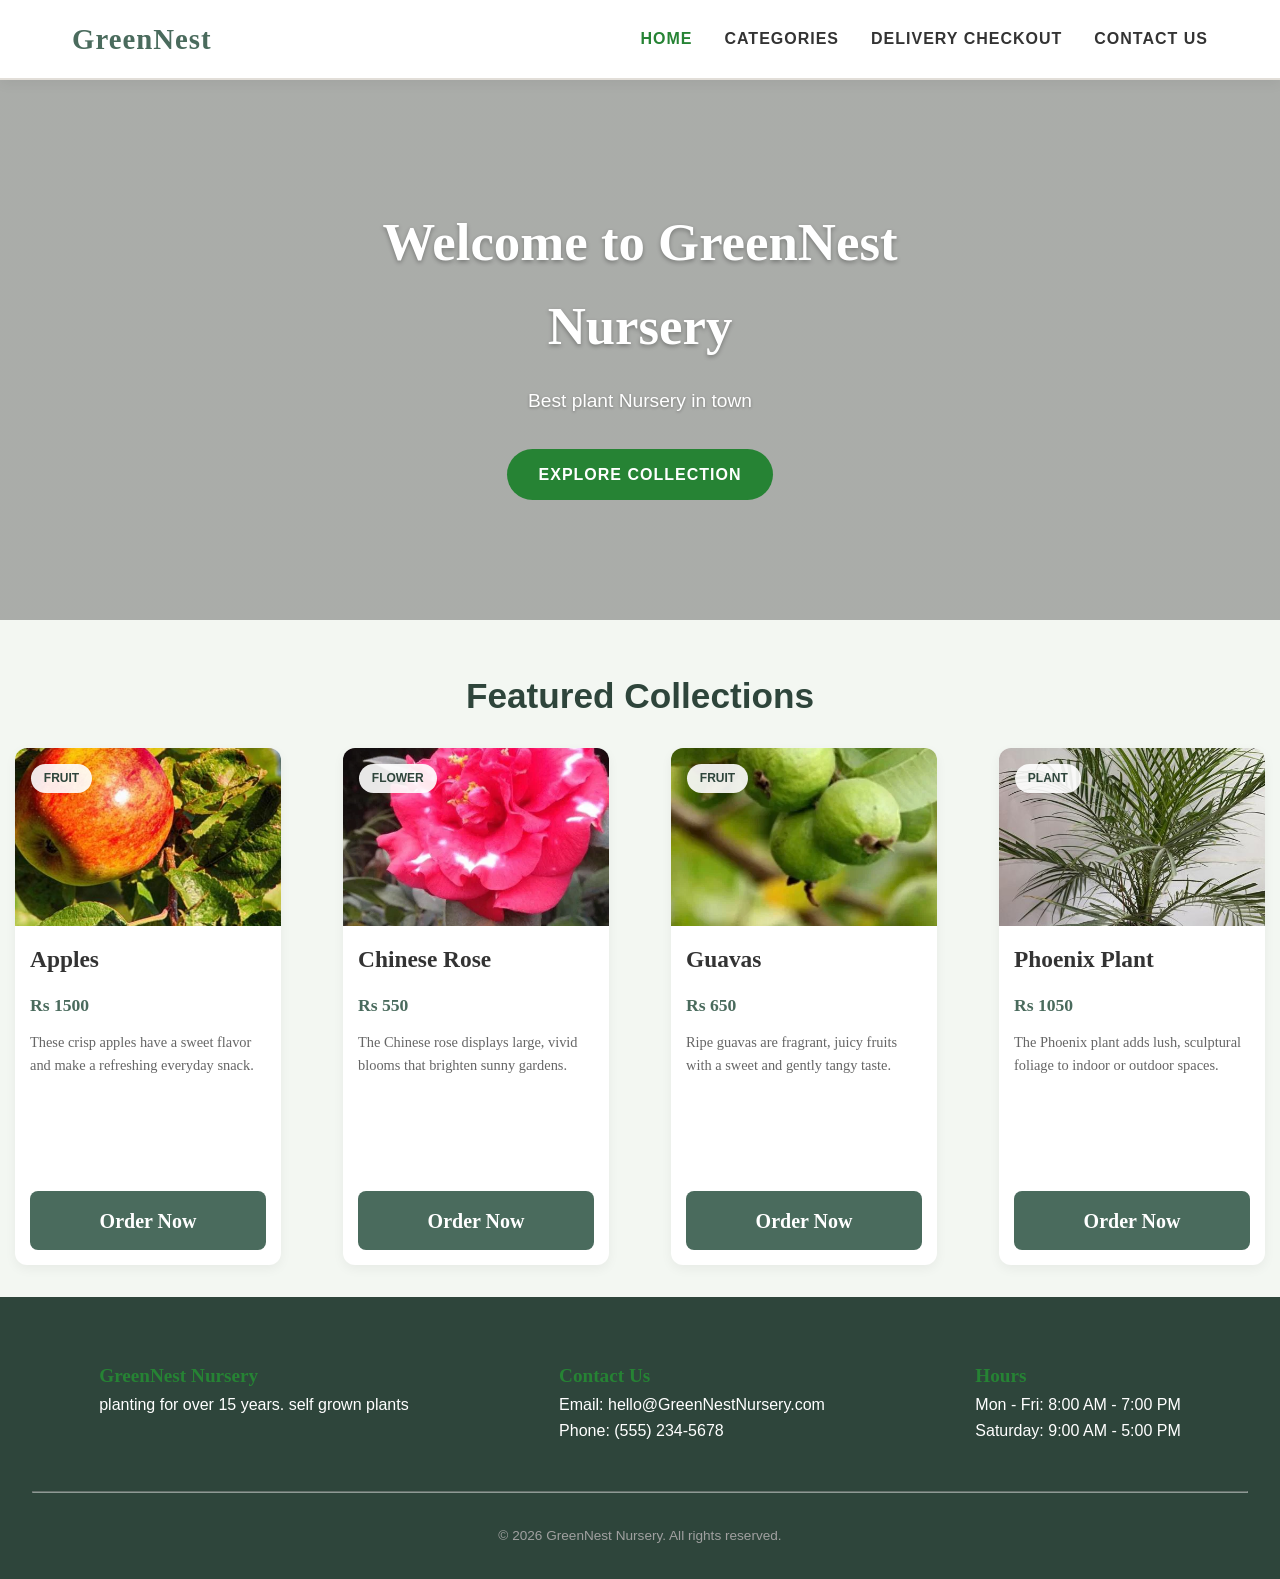
<file: index.html>
<!doctype html>
<html lang="en">
  <head>
    <meta charset="UTF-8" />
    <meta name="viewport" content="width=device-width, initial-scale=1.0" />
    <title>GreenNest</title>
    <link rel="stylesheet" href="style.css" />
  </head>
  <body>
    <header>
      <div class="nav-container">
        <a href="index.html" class="logo">GreenNest</a>
        <ul class="nav-list">
          <li><a href="index.html" class="active">Home</a></li>
          <li><a href="categories.html">Categories</a></li>
          <li><a href="categories.html#delivery">Delivery Checkout</a></li>
          <li><a href="contact.html">Contact Us</a></li>
        </ul>
      </div>
    </header>

    <section class="hero">
      <div class="hero-content">
        <h1>Welcome to GreenNest Nursery</h1>
        <p>
          Best plant Nursery in town
        </p>
        <a href="categories.html" class="btn">Explore Collection</a>
      </div>
    </section>

    <main class="main-container">
      <h2 class="section-title">Featured Collections</h2>
      <div class="product-grid">

        <div class="product-card">
          <div class="img-container">
            <span class="badge">Fruit</span>
            <img src="apple-500x550.jpeg" alt="Fresh apples" />
          </div>
          <div class="product-info">
            <h3 class="product-title">Apples</h3>
            <div class="product-price">Rs 1500</div>
            <p>These crisp apples have a sweet flavor and make a refreshing everyday snack.</p>
            <a href="categories.html#delivery" class="add-to-cart">Order Now</a>
          </div>
        </div>

        <div class="product-card">
          <div class="img-container">
            <span class="badge">Flower</span>
            <img src="Chinese-rose--500x550.webp" alt="Pink Chinese rose" />
          </div>
          <div class="product-info">
            <h3 class="product-title">Chinese Rose</h3>
            <div class="product-price">Rs 550</div>
            <p>The Chinese rose displays large, vivid blooms that brighten sunny gardens.</p>
            <a href="categories.html#delivery" class="add-to-cart">Order Now</a>
          </div>
        </div>

        <div class="product-card">
          <div class="img-container">
            <span class="badge">Fruit</span>
            <img src="guava-500x550.webp" alt="Fresh guavas" />
          </div>
          <div class="product-info">
            <h3 class="product-title">Guavas</h3>
            <div class="product-price">Rs 650</div>
            <p>Ripe guavas are fragrant, juicy fruits with a sweet and gently tangy taste.</p>
            <a href="categories.html#delivery" class="add-to-cart">Order Now</a>
          </div>
        </div>

        <div class="product-card">
          <div class="img-container">
            <span class="badge">Plant</span>
            <img src="Phoenix-plant--500x550.jpeg" alt="Phoenix ornamental plant" />
          </div>
          <div class="product-info">
            <h3 class="product-title">Phoenix Plant</h3>
            <div class="product-price">Rs 1050</div>
            <p>The Phoenix plant adds lush, sculptural foliage to indoor or outdoor spaces.</p>
            <a href="categories.html#delivery" class="add-to-cart">Order Now</a>
          </div>
        </div>

        
      </div>
    </main>

    <footer>
      <div class="footer-container">
        <div class="footer-col">
          <h4>GreenNest Nursery</h4>
          <p>
            planting for over 15 years. self grown plants
          </p>
        </div>

        <div class="footer-col">
        <h4>Contact Us</h4>
        <p>Email: hello@GreenNestNursery.com</p>
        <p>Phone: (555) 234-5678</p>
      </div>

      <div class="footer-col">
        <h4>Hours</h4>
        <p>Mon - Fri: 8:00 AM - 7:00 PM</p>
        <p>Saturday: 9:00 AM - 5:00 PM</p>
      </div>
      </div><hr>

      <div class="copyright">&copy; 2026 GreenNest Nursery. All rights reserved.</div>
    </footer>
  </body>
</html>
</file>
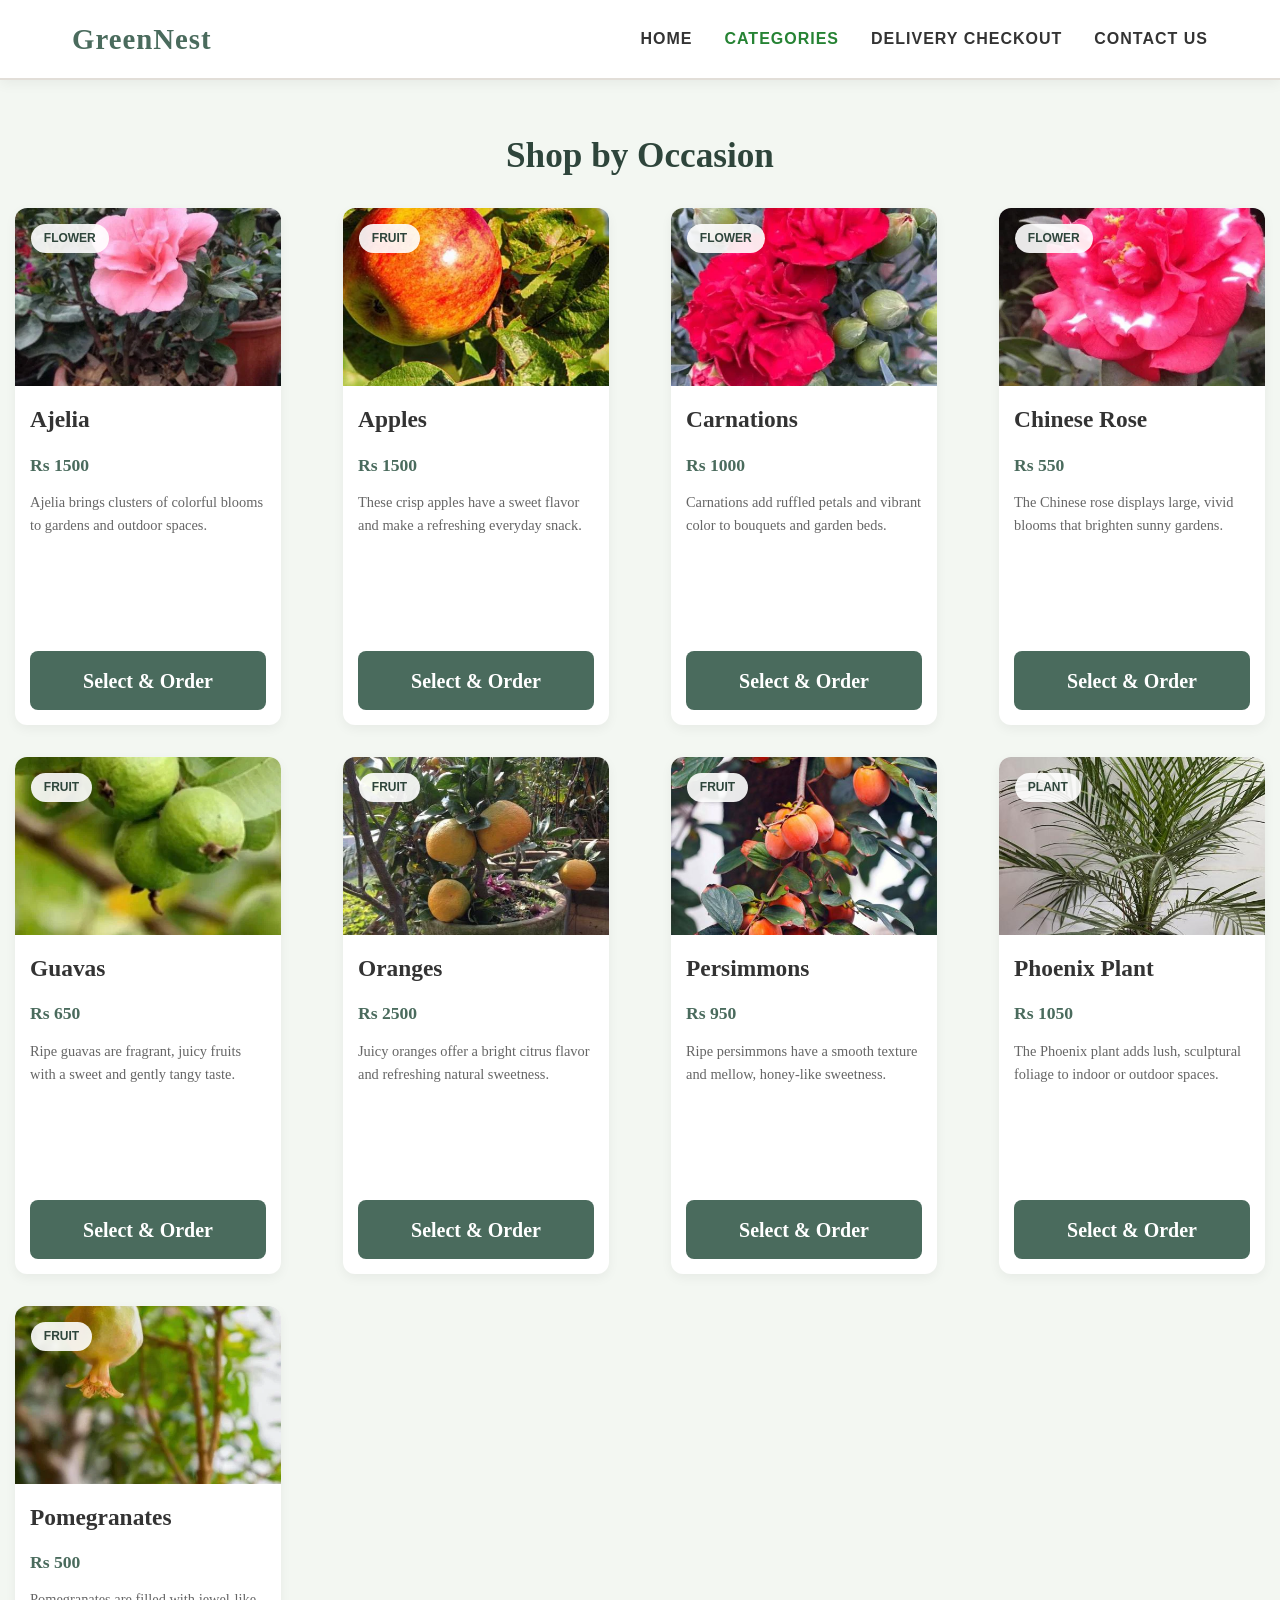
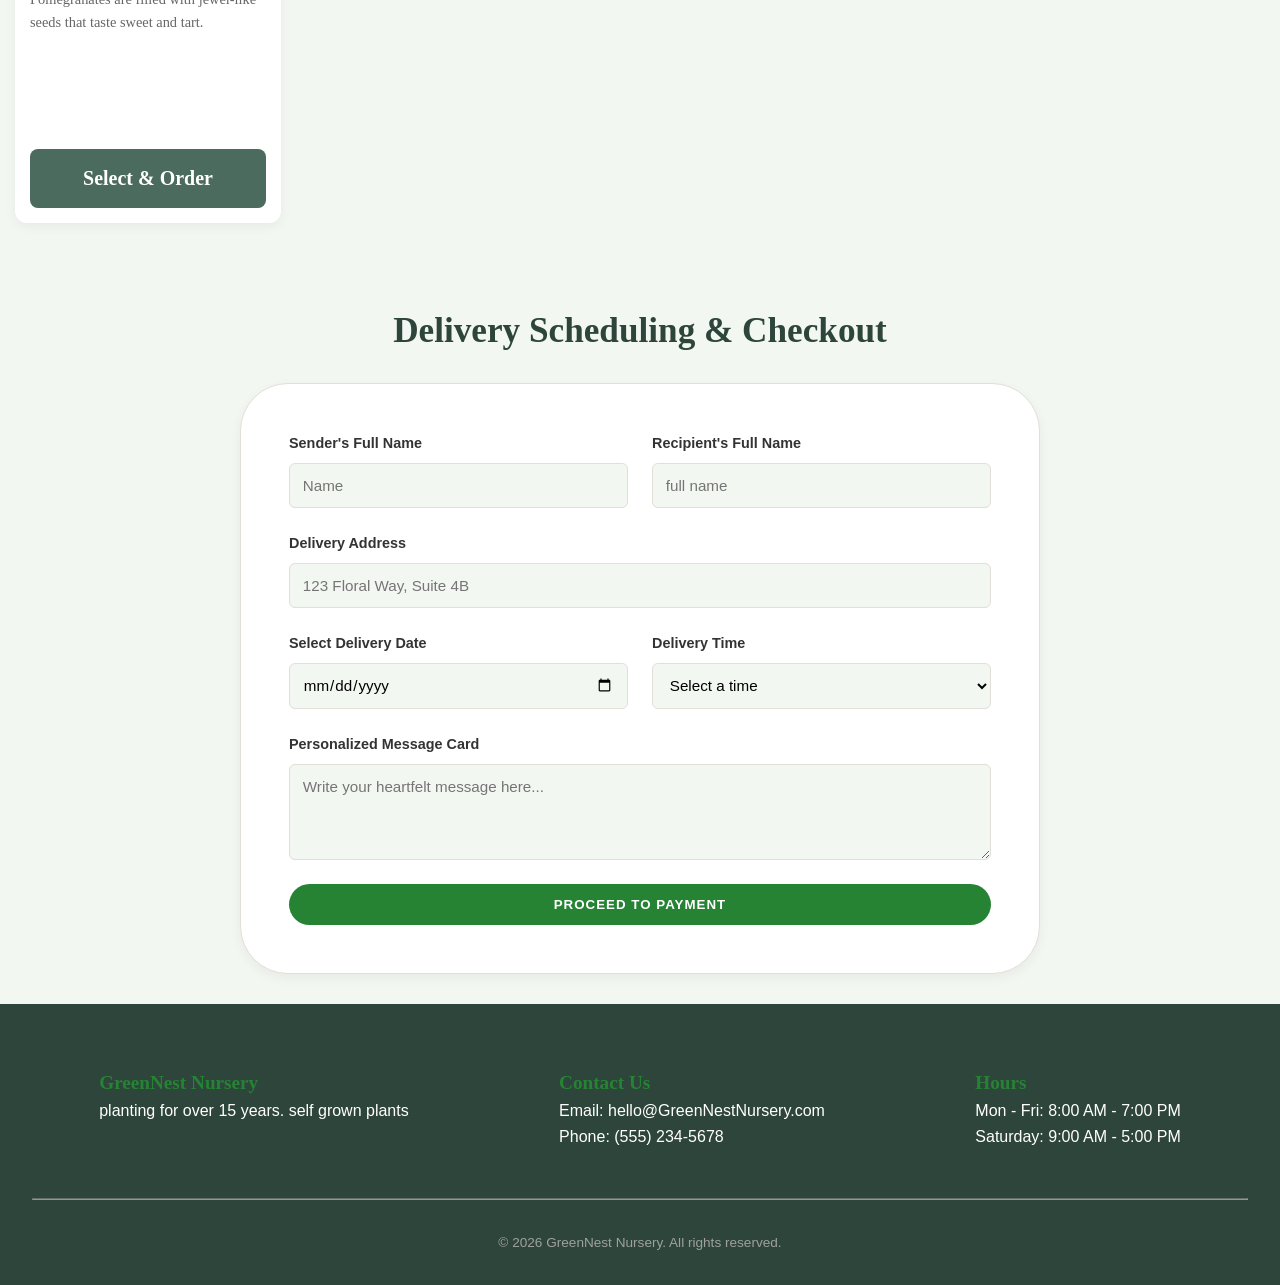
<file: categories.html>
<!doctype html>
<html lang="en">
  <head>
    <meta charset="UTF-8" />
    <meta name="viewport" content="width=device-width, initial-scale=1.0" />
    <title>GreenNest</title>
    <link rel="stylesheet" href="style.css" />
  </head>
  <body>
    <header>
      <div class="nav-container">
        <a href="index.html" class="logo">GreenNest</a>
        <ul class="nav-list">
          <li><a href="index.html">Home</a></li>
          <li>
            <a href="categories.html" class="active">Categories</a>
          </li>
          <li><a href="#delivery" >Delivery Checkout</a></li>
          <li><a href="contact.html">Contact Us</a></li>
        </ul>
      </div>
    </header>

    <main class="main-container">
      <h2 class="sec-title">Shop by Occasion</h2>

      <div class="catalog">
       
        <div class="product-grid">

        <div class="product-card">
          <div class="img-container">
            <span class="badge">Flower</span>
            <img src="Ajelia-500x550.webp" alt="Ajelia flowering plant" />
          </div>
          <div class="product-info">
            <h3 class="product-title">Ajelia</h3>
            <div class="product-price">Rs 1500</div>
            <p>Ajelia brings clusters of colorful blooms to gardens and outdoor spaces.</p>
            <a href="#delivery" class="add-to-cart">Select & Order</a>
          </div>
        </div>

        <div class="product-card">
          <div class="img-container">
            <span class="badge">Fruit</span>
            <img src="apple-500x550.jpeg" alt="Fresh apples" />
          </div>
          <div class="product-info">
            <h3 class="product-title">Apples</h3>
            <div class="product-price">Rs 1500</div>
            <p>These crisp apples have a sweet flavor and make a refreshing everyday snack.</p>
            <a href="#delivery" class="add-to-cart">Select & Order</a>
          </div>
        </div>

        <div class="product-card">
          <div class="img-container">
            <span class="badge">Flower</span>
            <img src="Carnation-500x550.webp" alt="Carnation flowers" />
          </div>
          <div class="product-info">
            <h3 class="product-title">Carnations</h3>
            <div class="product-price">Rs 1000</div>
            <p>Carnations add ruffled petals and vibrant color to bouquets and garden beds.</p>
            <a href="#delivery" class="add-to-cart">Select & Order</a>
          </div>
        </div>

        <div class="product-card">
          <div class="img-container">
            <span class="badge">Flower</span>
            <img src="Chinese-rose--500x550.webp" alt="Pink Chinese rose" />
          </div>
          <div class="product-info">
            <h3 class="product-title">Chinese Rose</h3>
            <div class="product-price">Rs 550</div>
            <p>The Chinese rose displays large, vivid blooms that brighten sunny gardens.</p>
            <a href="#delivery" class="add-to-cart">Select & Order</a>
          </div>
        </div>

        <div class="product-card">
          <div class="img-container">
            <span class="badge">Fruit</span>
            <img src="guava-500x550.webp" alt="Fresh guavas" />
          </div>
          <div class="product-info">
            <h3 class="product-title">Guavas</h3>
            <div class="product-price">Rs 650</div>
            <p>Ripe guavas are fragrant, juicy fruits with a sweet and gently tangy taste.</p>
            <a href="#delivery" class="add-to-cart">Select & Order</a>
          </div>
        </div>

        <div class="product-card">
          <div class="img-container">
            <span class="badge">Fruit</span>
            <img src="Orange-500x550.jpeg" alt="Fresh oranges" />
          </div>
          <div class="product-info">
            <h3 class="product-title">Oranges</h3>
            <div class="product-price">Rs 2500</div>
            <p>Juicy oranges offer a bright citrus flavor and refreshing natural sweetness.</p>
            <a href="#delivery" class="add-to-cart">Select &amp; Order</a>
          </div>
        </div>

        <div class="product-card">
          <div class="img-container">
            <span class="badge">Fruit</span>
            <img src="Persimmon-fruit--500x550.jpeg" alt="Ripe persimmon fruit" />
          </div>
          <div class="product-info">
            <h3 class="product-title">Persimmons</h3>
            <div class="product-price">Rs 950</div>
            <p>Ripe persimmons have a smooth texture and mellow, honey-like sweetness.</p>
            <a href="#delivery" class="add-to-cart">Select &amp; Order</a>
          </div>
        </div>

        <div class="product-card">
          <div class="img-container">
            <span class="badge">Plant</span>
            <img src="Phoenix-plant--500x550.jpeg" alt="Phoenix ornamental plant" />
          </div>
          <div class="product-info">
            <h3 class="product-title">Phoenix Plant</h3>
            <div class="product-price">Rs 1050</div>
            <p>The Phoenix plant adds lush, sculptural foliage to indoor or outdoor spaces.</p>
            <a href="#delivery" class="add-to-cart">Select &amp; Order</a>
          </div>
        </div>

        <div class="product-card">
          <div class="img-container">
            <span class="badge">Fruit</span>
            <img src="Pomegranate-500x550.webp" alt="Ripe pomegranates" />
          </div>
          <div class="product-info">
            <h3 class="product-title">Pomegranates</h3>
            <div class="product-price">Rs 500</div>
            <p>Pomegranates are filled with jewel-like seeds that taste sweet and tart.</p>
            <a href="#delivery" class="add-to-cart">Select & Order</a>
          </div>
        </div>

      </div>

      </div>
    </main>

    <main class="main-container ">
      <h2 class="sec-title" id="delivery">Delivery Scheduling & Checkout</h2>

      <div class="form-container">
        <form action="#" method="post">
          <div class="form-grid">

            <div class="form-group">
              <label for="sender-name">Sender's Full Name</label>
              <input type="text" id="sender-name" required placeholder="Name">
            </div>

            <div class="form-group">
              <label for="recipient-name">Recipient's Full Name</label>
              <input type="text" id="recipient-name" name="recipient-name" required placeholder="full name" />
          </div>

          <div class="form-group full-width">
            <label for="delivery-address">Delivery Address</label>
            <input type="text" id="delivery-address" name="delivery-address" required placeholder="123 Floral Way, Suite 4B" />
          </div>

          <div class="form-group">
            <label for="delivery-date">Select Delivery Date</label>
            <input type="date" id="delivery-date" name="delivery-date" required />
          </div>

          <div class="form-group">
            <label for="delivery-slot">Delivery Time</label>
            <select name="delivery-slot" id="delivery-slot">
              <option value="" disabled selected>Select a time</option>
              <option value="morning">Morning (8:00 AM - 12:00 PM)</option>
              <option value="afternoon">Afternoon (12:00 PM - 4:00 PM)</option>
              <option value="evening">Evening (4:00 PM - 8:00 PM)</option>
            </select>
          </div>

          <div class="form-group full-width">
            <label for="card-message">Personalized Message Card</label>
            <textarea id="card-message" name="card-message" rows="4" placeholder="Write your heartfelt message here..."></textarea>
          </div>

          <div class="form-group full-width">
            <button type="submit" class="btn" style="width: 100%;">Proceed to Payment</button>
            <h3 class="order-msg"></h3>
          </div>
            </div>
          </div>
        </form>
      </div>

    </main>

    <footer>
      <div class="footer-container">
        <div class="footer-col">
          <h4>GreenNest Nursery</h4>
          <p>
            planting for over 15 years. self grown plants
          </p>
        </div>

        <div class="footer-col">
        <h4>Contact Us</h4>
        <p>Email: hello@GreenNestNursery.com</p>
        <p>Phone: (555) 234-5678</p>
      </div>

      <div class="footer-col">
        <h4>Hours</h4>
        <p>Mon - Fri: 8:00 AM - 7:00 PM</p>
        <p>Saturday: 9:00 AM - 5:00 PM</p>
      </div>
      </div><hr>

      <div class="copyright">&copy; 2026 GreenNest Nursery. All rights reserved.</div>
    </footer>
  </body>
  <script src="Script.js"></script>
</html>
</file>
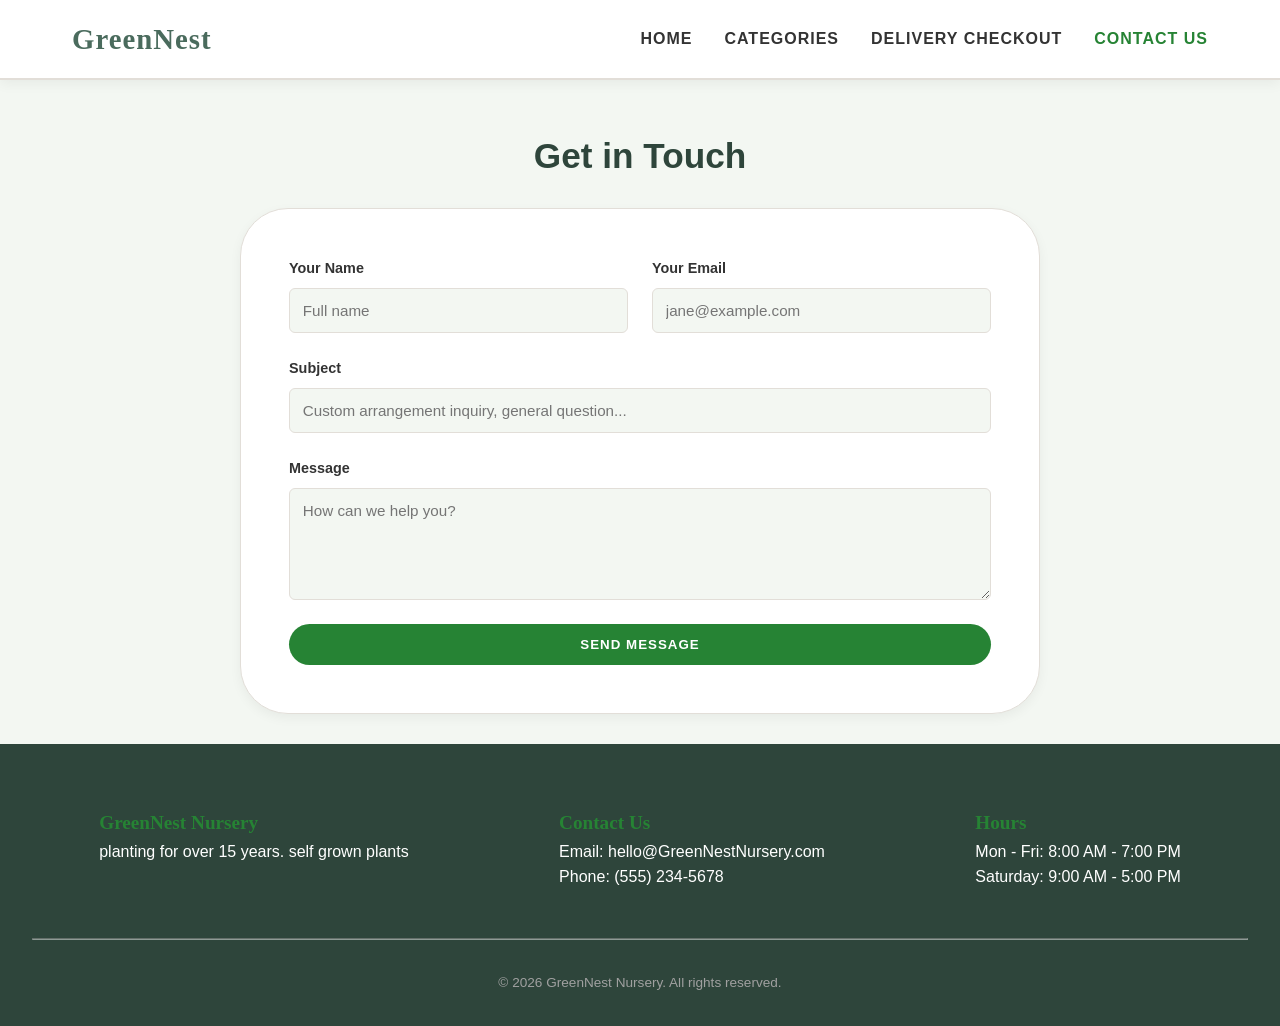
<file: contact.html>
<!DOCTYPE html>
<html lang="en">
<head>
    <meta charset="UTF-8">
    <meta name="viewport" content="width=device-width, initial-scale=1.0">
    <title>GreenNest</title>
    <link rel="stylesheet" href="style.css">
</head>
<body>
    <header>
      <div class="nav-container">
        <a href="index.html" class="logo">GreenNest</a>
        <ul class="nav-list">
          <li><a href="index.html">Home</a></li>
          <li>
            <a href="categories.html" >Categories</a>
          </li>
          <li><a href="categories.html#delivery">Delivery Checkout</a></li>
          <li><a href="contact.html" class="active">Contact Us</a></li>
        </ul>
      </div>
    </header>

    <main class="main-container">
    <h2 class="section-title">Get in Touch</h2>

    <div class="form-container">
      <form action="#" method="post">
        <div class="form-grid">
          
          <div class="form-group">
            <label for="contact-name">Your Name</label>
            <input type="text" id="contact-name" name="name" required placeholder="Full name" />
          </div>

          <div class="form-group">
            <label for="contact-email">Your Email</label>
            <input type="email" id="contact-email" name="email" required placeholder="jane@example.com" />
          </div>

          <div class="form-group full-width">
            <label for="subject">Subject</label>
            <input type="text" id="subject" name="subject" required placeholder="Custom arrangement inquiry, general question..." />
          </div>

          <div class="form-group full-width">
            <label for="message">Message</label>
            <textarea id="message" name="message" rows="5" required placeholder="How can we help you?"></textarea>
          </div>

          <div class="form-group full-width">
            <button type="submit" class="btn" style="width: 100%;">Send Message</button>
            <h3 class="contact-msg"></h3>
          </div>

        </div>
      </form>
    </div>
  </main>

    <footer>
      <div class="footer-container">
        <div class="footer-col">
          <h4>GreenNest Nursery</h4>
          <p>
            planting for over 15 years. self grown plants
          </p>
        </div>

        <div class="footer-col">
        <h4>Contact Us</h4>
        <p>Email: hello@GreenNestNursery.com</p>
        <p>Phone: (555) 234-5678</p>
      </div>

      <div class="footer-col">
        <h4>Hours</h4>
        <p>Mon - Fri: 8:00 AM - 7:00 PM</p>
        <p>Saturday: 9:00 AM - 5:00 PM</p>
      </div>
      </div><hr>

      <div class="copyright">&copy; 2026 GreenNest Nursery. All rights reserved.</div>
    </footer>
    <script src="Script.js"></script>
</body>
</html>
</file>
<file: style.css>
:root {
  --primary-color: #4a6b5d;
  --primary-dark: #2e453b;
  --accent-color: #268334;
  --accent-hover: #d98e80;
  --bg-cream: #f3f7f2;
  --bg-white: #ffffff;
  --text-main: #333333;
  --text-muted: #666666;
  --border-light: #e2ded8;
  --shadow-sm: 0 4px 12px rgba(0, 0, 0, 0.05);
  --shadow-lg: 0 12px 24px rgba(0, 0, 0, 0.1);
  --transition: all 0.3s ease-in-out;
}

html{
    scroll-behavior: smooth;
    font-family: 'Segoe UI', Tahoma, Geneva, Verdana, sans-serif;
}

*{
    box-sizing: border-box;
    margin: 0;
    padding:0;
}

body{
    background-color: var(--bg-cream);
    color: var(--text-main);
    line-height: 1.6;
    display: flex;
    flex-direction: column;
    min-height: 100vh;
}

a{
    text-decoration: none;
    color: inherit;
}

/* header & navigation ko css*/
header{
    background-color: var(--bg-white);
    border-bottom: 2px solid var(--border-light);
    position: sticky;
    z-index: 1000;
    top: 0;
    box-shadow: var(--shadow-sm);
}

.nav-container{
    max-width: 1200px;
    margin: 0 auto;
    display: flex;
    justify-content: space-between;
    align-items: center;
    padding: 1rem 2rem;
}

.logo{
    font-size: 1.8rem;
    font-weight: 800;
    letter-spacing: 1px;
    color: var(--primary-color);
    font-family: 'Georgia', serif;
}

.nav-list{
    display: flex;
    list-style: none;
    gap: 2rem;
}

.nav-list a{
    font-weight: 600;
    text-transform: uppercase;
    letter-spacing: 1px;
    color: var(--text-main);
    transition: var(--transition);
}
.nav-list a:hover,
.nav-list a.active{
    color: var(--accent-color);
}

/* hero ko css*/

.hero{
    background:  linear-gradient(rgba(0,0,0,0.3), rgba(0,0,0,0.3)), url('https://images.unsplash.com/photo-1561181286-d3fee7d55364?auto=format&fit=crop&w=1600&q=80') center/cover no-repeat;
    height: 60vh;
    display: flex;
    align-items: center;
    text-align: center;
    justify-content: center;
    color: var(--bg-white);
    padding: 0 1rem;
}
.hero-content{
    max-width: 700px;
}
.hero h1{
    font-family: 'Georgia', serif;
    font-size: 3.3rem;
    margin-bottom: 1.1rem;
    text-shadow: 0 2px 4px rgba(0,0,0,0.3) ;
}
.hero p{
    font-size: 1.2rem;
    margin-bottom: 2rem;
    text-shadow:  0 1px 3px rgba(0,0,0,0.3);
}

.btn{
    display: inline-block;
    background-color: var(--accent-color);
    color: var(--bg-white);
    padding: .8rem 2rem;
    border-radius: 40px;
    font-weight: 600;
    text-transform: uppercase;
    letter-spacing: 1px;
    border: none;
    cursor: pointer;
    transition: var(--transition);
}
.btn:hover{
    background-color: var(--accent-hover);  
    transform: translateY(-2px);
}

/* main ko css */


.section-title{
    text-align: center;
    margin: 3rem 0 1.5rem;
    font-family: 'Georgia' serif;
    font-size: 2.2rem;
    color: var(--primary-dark);
}

.product-grid{
  display: grid;
  grid-template-columns: repeat(auto-fill, minmax(280px, 1fr));
  gap: 2rem;
  margin-bottom: 2rem;
}

.product-card {
  background-color: var(--bg-white);
  border-radius: 12px;
  overflow: hidden;
  box-shadow: var(--shadow-sm);
  transition: var(--transition);
  display: flex;
  flex-direction: column;
  margin: 0 15px;
}

.product-card:hover {
  box-shadow: var(--shadow-lg);
  transform: translateY(-5px);
}

.img-container {
  position: relative;
  width: 100%;
  height: 280px;
  overflow: hidden;
  background-color: #f0f0f0;
}

.img-container img{
    width: 100%;
    height: 100%;
    object-fit: cover;
    transition: all .4s ease-in-out;
}

.product-card:hover .img-container img {
  transform: scale(1.25);
}

.badge{
    position: absolute;
    top: 1rem;
    left: 1rem;
    background-color:  rgba(255, 255, 255, 0.9);
    color: var(--primary-dark);
    padding: .3rem .8rem;
    border-radius: 15px;
    font-size: .75rem;
    font-weight: 700;
    text-transform: uppercase;
    z-index: 1;
}

.product-info{
    display: flex;
    flex-direction: column;
    gap: 0.75rem;
    font-family: 'Georgia', serif;
    font-size: 1.25rem;
    padding: 15px;
    height: 100%;
}

.product-price{
    font-size: 1.1rem;
    font-weight: 700;
    color: var(--primary-color);
    margin-bottom: 0;
}

.product-info p{
    color: var(--text-muted);
    font-size: .9rem;
    margin-bottom: 0;
}

.add-to-cart{
    display: block;
    width: 100%;
    margin-top: auto;
    background-color: var(--primary-color);
    color: var(--bg-white);
    padding: 0.85rem 1rem;
    text-align: center;
    border: none;
    border-radius: 8px;
    font-weight: 600;
    cursor: pointer;
    transition: var(--transition);
}

.add-to-cart:hover {
    background-color: var(--accent-hover);
    transform: translateY(-2px);
}

/* footer ko css  */

footer{
    background: var(--primary-dark);
    color: var(--bg-white);
    padding: 4rem 2rem 2rem;
    margin-top: auto;
}

.footer-container{
    max-width: 1200px;
    margin: 0 auto;
    display: flex;
    justify-content: space-around;
    gap: 2rem;
    margin-bottom: 3rem;
}

.footer-col h4{
    font-family: 'Georgia', serif;
    font-size: 1.2rem;
    color: var(--accent-color);
}

hr{
    opacity: 50%;
}
.copyright{
    text-align: center;
    padding-top: 2rem;
    font-size: .85rem;
    color:  #a0a0a0;
}
.sec-title{
    text-align: center;
    margin: 3rem 0 1.5rem;
    font-family: 'Georgia', serif;
    font-size: 2.2rem;
    color: var(--primary-dark);
}

  /* form ko css*/

.form-container{
    max-width: 800px;
    margin: 0 auto;
    padding: 3rem;
    background: var(--bg-white);
    border-radius: 3rem;
    box-shadow: var(--shadow-sm);
    border: 1px solid var(--border-light);
    margin-bottom: 30px;
}

.form-grid{
    display: grid;
    grid-template-columns: 1fr 1fr;
    gap: 1.5rem;
}

.full-width {
  grid-column: span 2;
}

.form-group {
  display: flex;
  flex-direction: column;
}

.form-group label {
  font-weight: 600;
  font-size: 0.9rem;
  margin-bottom: 0.5rem;
}

.form-group input,
.form-group select,
.form-group textarea {
  padding: 0.8rem;
  border: 1px solid var(--border-light);
  border-radius: 6px;
  font-family: inherit;
  font-size: 0.95rem;
  background-color: var(--bg-cream);
}

.form-group input:focus,
.form-group select:focus,
.form-group textarea:focus {
  outline: none;
  border-color: var(--primary-color);
  box-shadow: 0 0 0 3px rgba(74, 107, 93, 0.15);
}
</file>
